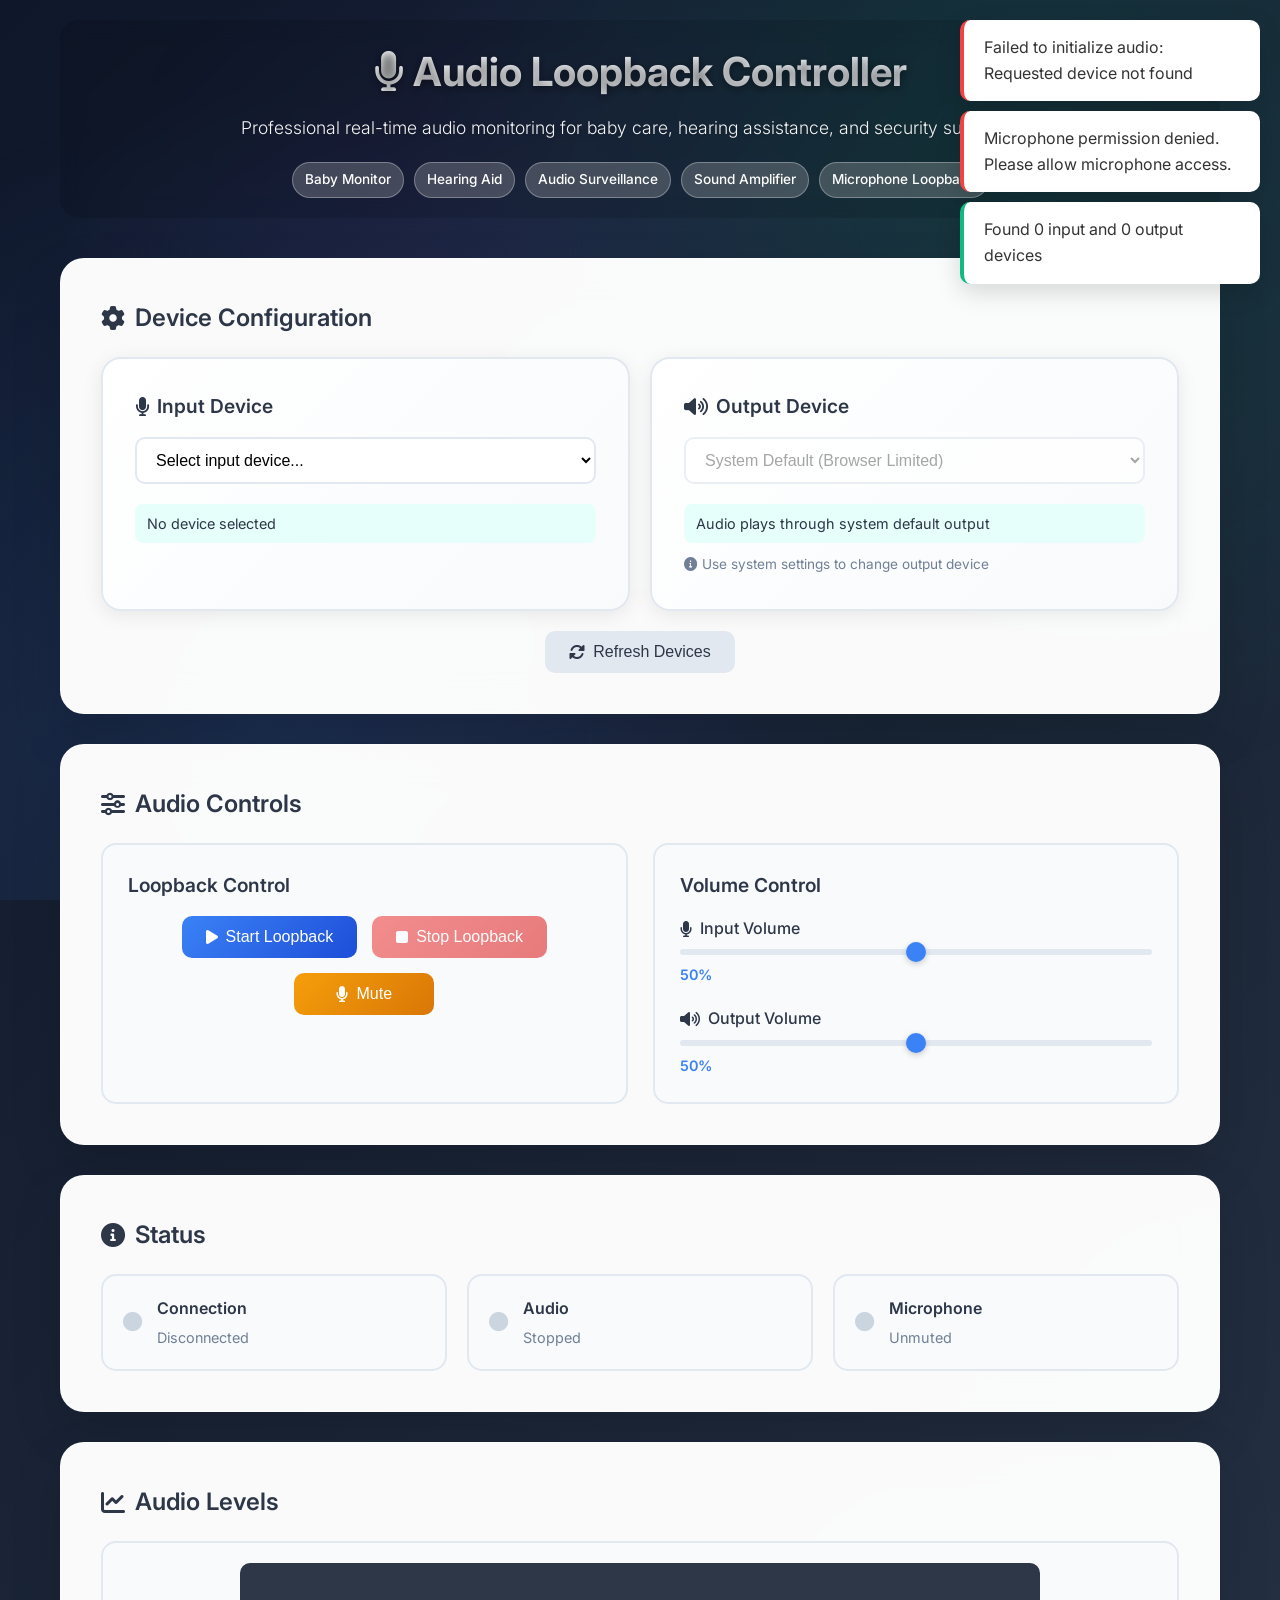
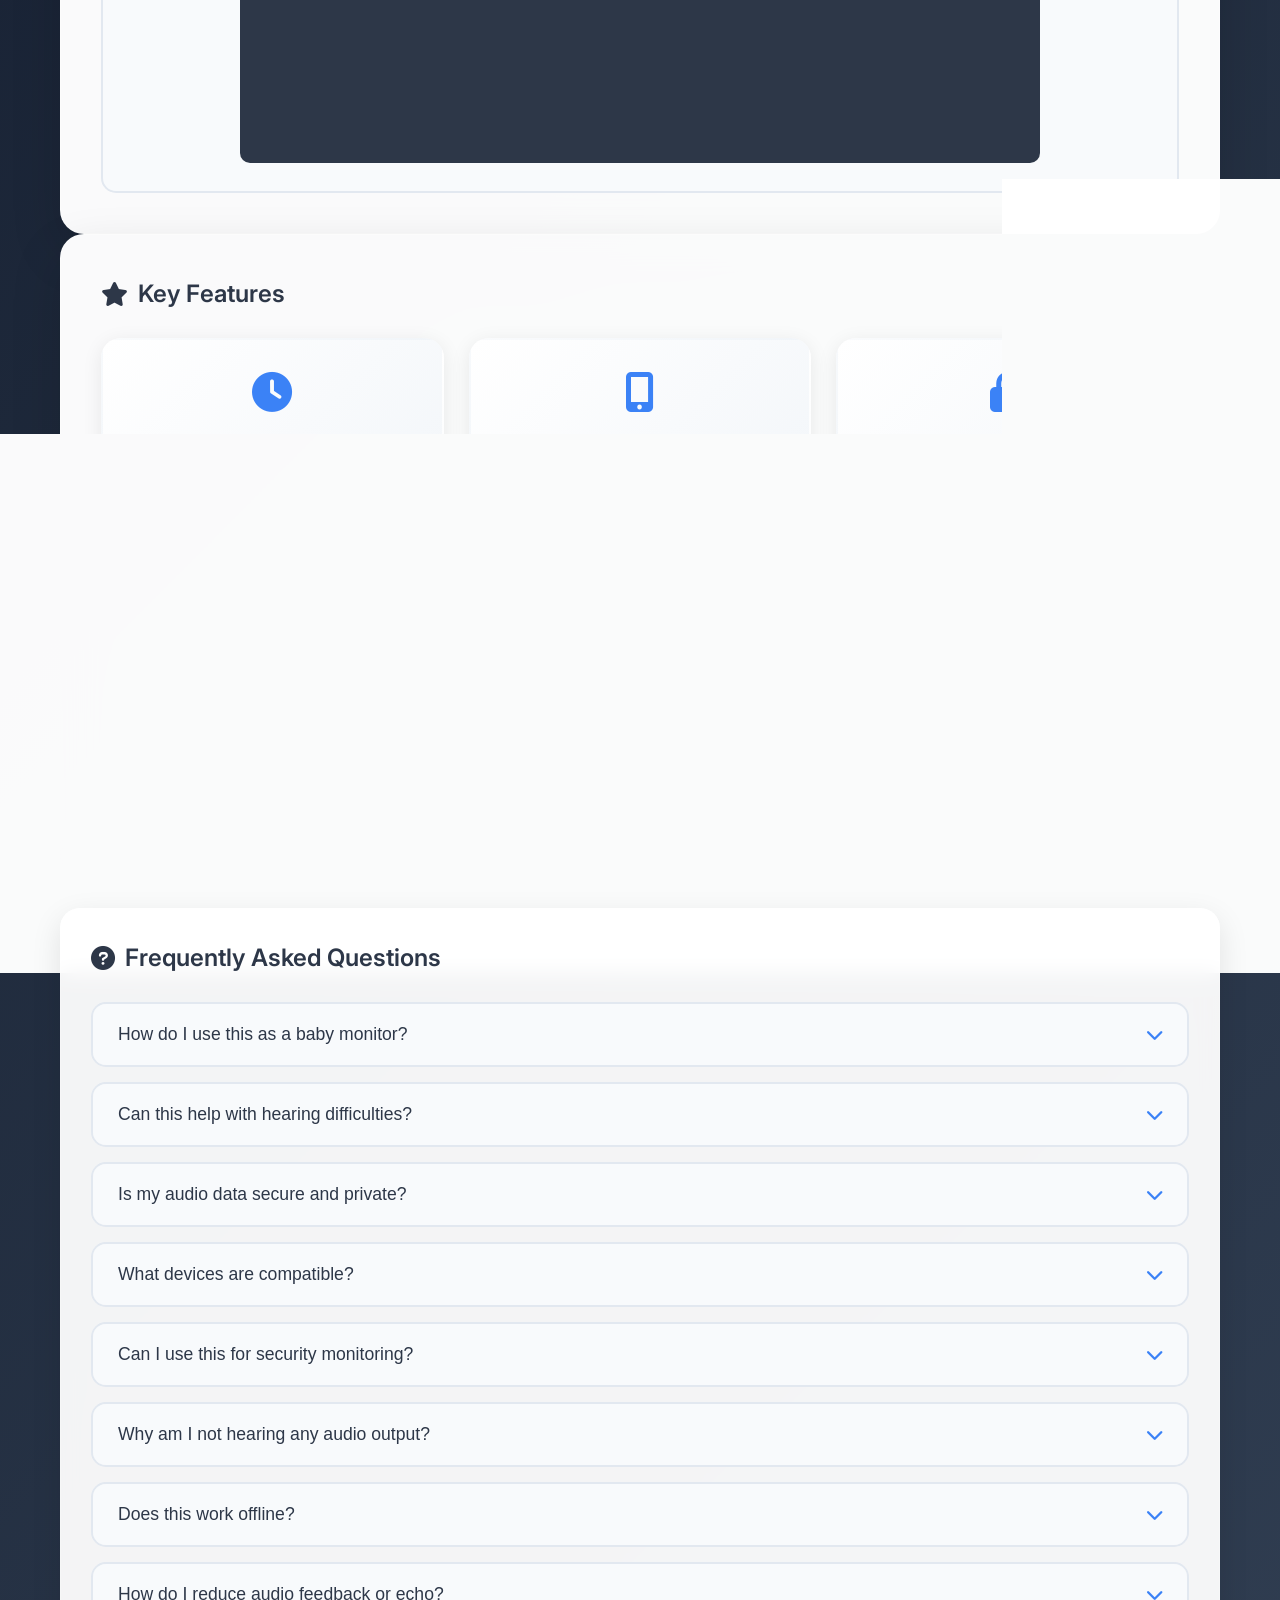
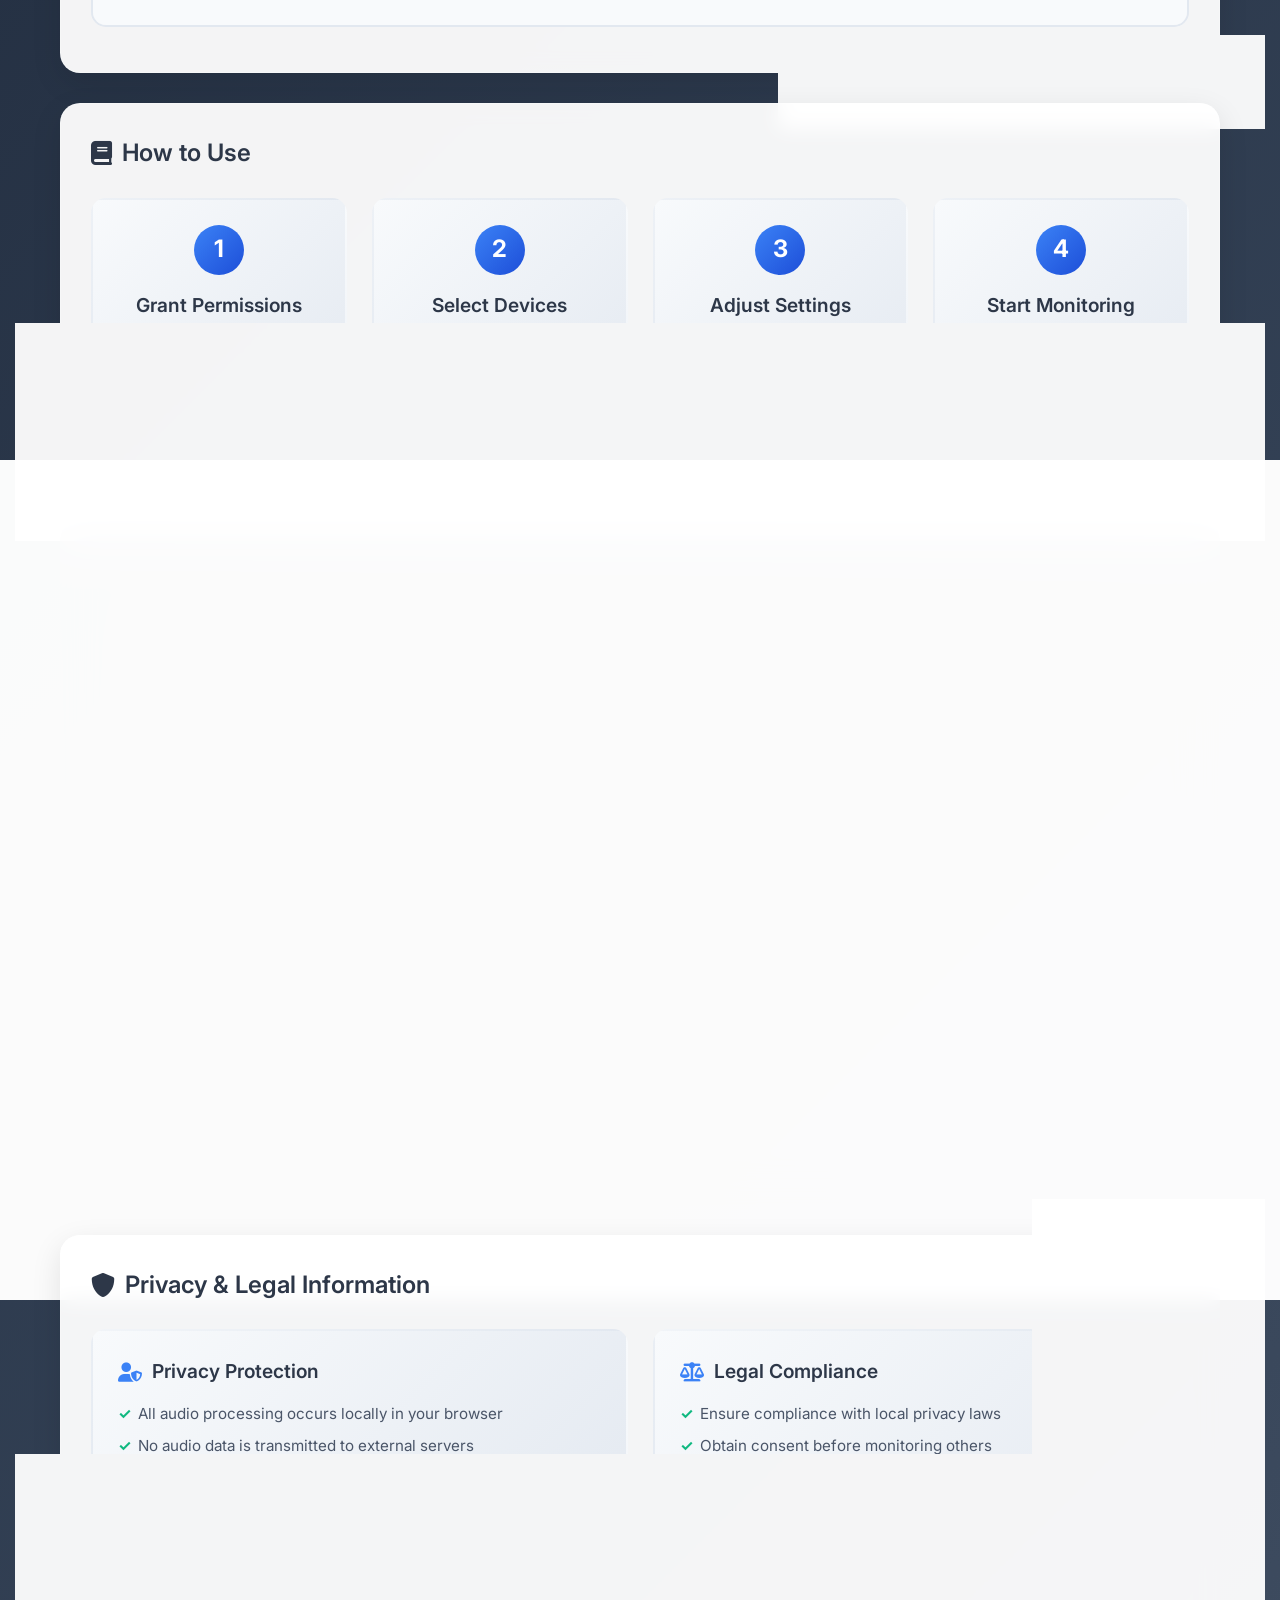
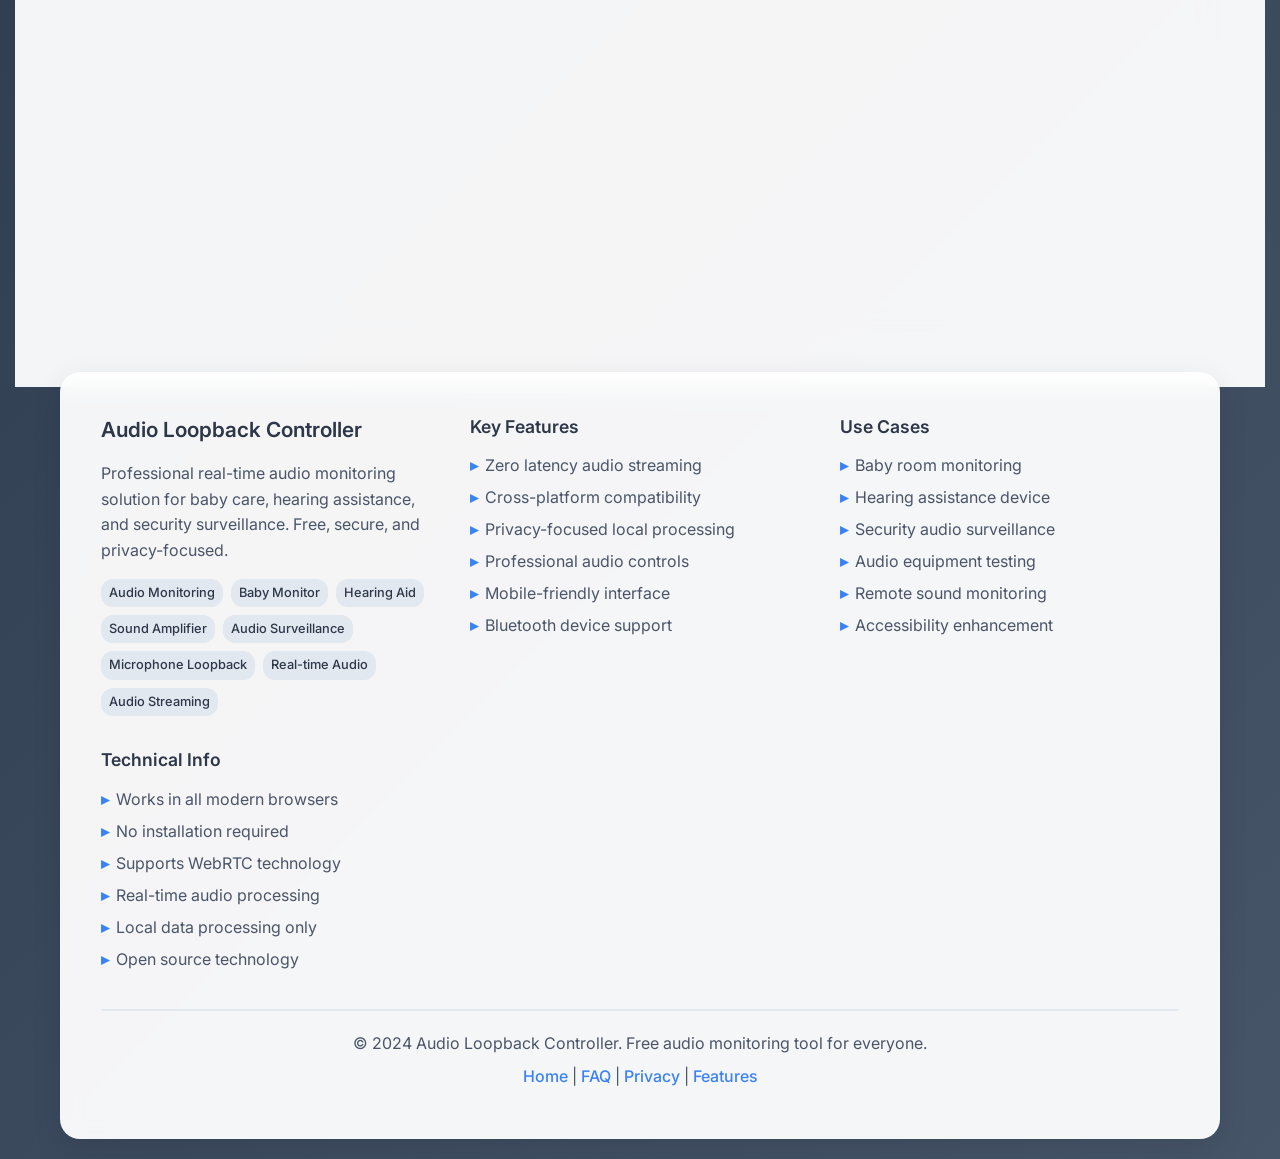
<file: index.html>
<!DOCTYPE html>
<html lang="en">
<head>
    <meta charset="UTF-8">
    <meta name="viewport" content="width=device-width, initial-scale=1.0">
    <link rel="icon" href="sound-wave.ico" sizes="any">
    <!-- SEO Meta Tags -->
    <title>Audio Loopback Controller - Bluetooth Mic Real-Time Monitoring & Remote Audio Streaming</title>
    <meta name="description" content="Professional audio loopback controller with Bluetooth microphone support for real-time monitoring, remote mic surveillance, earbud live monitoring, and wireless audio streaming. Connect AirPods, wireless mics, and monitor audio instantly through any device.">
    <meta name="keywords" content="bluetooth microphone monitoring, audio loopback, wireless mic monitoring, AirPods monitoring, real-time audio monitoring, bluetooth audio streaming, remote microphone surveillance, earbud live monitoring, wireless lav mic, bluetooth audio loopback, baby monitor, audio monitoring, hearing aid, microphone controller, audio surveillance, sound amplifier, hearing assistance, audio streaming, microphone loopback, sound monitor, baby crying detector, audio amplifier, hearing enhancement, security audio monitoring, remote audio surveillance, audio feedback loop, microphone to speaker, live audio monitoring, audio passthrough, sound relay, audio bridge, microphone amplifier, hearing aid software, audio monitoring app, baby sound monitor, security listening device, audio surveillance tool, sound detection system, lecture listening, environmental monitoring, remote listening device">
    <meta name="author" content="Audio Loopback Controller">
    <meta name="robots" content="index, follow">
    <meta name="google-adsense-account" content="ca-pub-5456531892311284">
    
    <!-- Additional SEO Meta Tags -->
    <meta name="language" content="English">
    <meta name="revisit-after" content="7 days">
    <meta name="distribution" content="global">
    <meta name="rating" content="general">
    <meta name="subject" content="Audio Monitoring and Loopback Tool">
    <meta name="category" content="Technology, Audio, Monitoring">
    <meta name="coverage" content="worldwide">
    <meta name="target" content="parents, hearing impaired, security professionals, audio technicians, students, lecturers, singers, speakers, remote workers, surveillance professionals">
    <meta name="HandheldFriendly" content="True">
    <meta name="MobileOptimized" content="320">
    <meta name="apple-mobile-web-app-capable" content="yes">
    <meta name="apple-mobile-web-app-status-bar-style" content="black-translucent">
    <meta name="theme-color" content="#3b82f6">
    <!-- Open Graph Meta Tags -->
    <meta property="og:title" content="Audio Loopback Controller - Bluetooth Mic Real-Time Monitoring Tool">
    <meta property="og:description" content="Free web-based audio loopback controller with Bluetooth microphone support. Connect AirPods, wireless mics for remote monitoring, earbud live monitoring, lecture listening, and environmental surveillance. Works on all devices.">
    <meta property="og:type" content="website">
    <meta property="og:url" content="https://audio-loopback.vercel.app">
    <meta property="og:image" content="https://audio-loopback.vercel.app/audio-controller-preview.jpg">
    <meta property="og:image:width" content="1200">
    <meta property="og:image:height" content="630">
    <meta property="og:image:alt" content="Audio Loopback Controller - Professional real-time audio monitoring interface">
    <meta property="og:site_name" content="Audio Loopback Controller">
    <meta property="og:locale" content="en_US">
    <meta property="article:author" content="Audio Loopback Controller">
    <meta property="article:section" content="Technology">
    <meta property="article:tag" content="bluetooth microphone, audio monitoring, baby monitor, hearing aid, audio surveillance, wireless mic, AirPods monitoring, remote listening, earbud monitoring, lecture listening">
    
    <!-- Twitter Card Meta Tags -->
    <meta name="twitter:card" content="summary_large_image">
    <meta name="twitter:site" content="@audioloopback">
    <meta name="twitter:creator" content="@audioloopback">
    <meta name="twitter:title" content="Audio Loopback Controller - Bluetooth Mic Real-Time Monitoring">
    <meta name="twitter:description" content="Professional audio monitoring tool with Bluetooth microphone support. Connect AirPods, wireless mics for remote monitoring, earbud live monitoring, lecture listening, and environmental surveillance. Free and easy to use.">
    <meta name="twitter:image" content="https://audio-loopback.vercel.app/audio-controller-preview.jpg">
    <meta name="twitter:image:alt" content="Audio Loopback Controller interface showing real-time audio monitoring controls">
    
    <!-- Canonical URL -->
    <link rel="canonical" href="https://audio-loopback.vercel.app">
    
    <!-- Structured Data -->
    <script type="application/ld+json">
    {
      "@context": "https://schema.org",
      "@type": "WebApplication",
      "name": "Audio Loopback Controller",
      "alternateName": ["Audio Monitor", "Baby Monitor Tool", "Hearing Aid Software", "Audio Surveillance Tool"],
      "description": "Professional audio loopback controller for real-time audio monitoring, baby hearing assistance, security surveillance, and remote audio streaming. Free web-based tool with advanced audio controls and visualization.",
      "url": "https://audio-loopback.vercel.app",
      "sameAs": [
        "https://audio-loopback.vercel.app"
      ],
      "applicationCategory": ["AudioApplication", "SecurityApplication", "HealthApplication"],
      "operatingSystem": ["Web Browser", "Chrome", "Firefox", "Safari", "Edge"],
      "browserRequirements": "Requires JavaScript and microphone access",
      "permissions": "microphone",
      "offers": {
        "@type": "Offer",
        "price": "0",
        "priceCurrency": "USD",
        "availability": "https://schema.org/InStock"
      },
      "featureList": [
        "Real-time audio monitoring",
        "Baby monitor functionality", 
        "Hearing assistance and amplification",
        "Audio surveillance and security monitoring",
        "Microphone and speaker device selection",
        "Volume control and audio adjustment",
        "Audio visualization and spectrum analysis",
        "Cross-platform compatibility",
        "Mobile-friendly interface",
        "Privacy-focused local processing",
        "Zero latency audio streaming",
        "Bluetooth device support"
      ],
      "audience": {
        "@type": "Audience",
        "audienceType": ["Parents", "Hearing Impaired", "Security Professionals", "Audio Technicians", "Healthcare Workers"]
      },
      "creator": {
        "@type": "Organization",
        "name": "Audio Loopback Controller"
      },
      "datePublished": "2024-01-01",
      "dateModified": "2024-12-20",
      "inLanguage": "en-US",
      "isAccessibleForFree": true,
      "license": "https://opensource.org/licenses/MIT"
    }
    </script>

    <!-- FAQ Structured Data -->
    <script type="application/ld+json">
    {
      "@context": "https://schema.org",
      "@type": "FAQPage",
      "mainEntity": [
        {
          "@type": "Question",
          "name": "How do I use this as a baby monitor?",
          "acceptedAnswer": {
            "@type": "Answer",
            "text": "To use as a baby monitor: 1) Place your device with microphone in the baby's room, 2) Connect to the audio controller on another device, 3) Start loopback to hear real-time audio from the baby's room. Adjust volume as needed for comfortable monitoring."
          }
        },
        {
          "@type": "Question", 
          "name": "Can this help with hearing difficulties?",
          "acceptedAnswer": {
            "@type": "Answer",
            "text": "Yes! This tool can amplify ambient sounds and conversations. Use headphones or earbuds as output devices and adjust the input volume to enhance sounds around you. It's particularly useful for temporary hearing assistance in meetings or conversations."
          }
        },
        {
          "@type": "Question",
          "name": "Is my audio data secure and private?",
          "acceptedAnswer": {
            "@type": "Answer", 
            "text": "Absolutely! All audio processing happens locally in your browser. No audio data is transmitted to external servers or stored anywhere. Your conversations and monitoring sessions remain completely private."
          }
        },
        {
          "@type": "Question",
          "name": "What devices are compatible?",
          "acceptedAnswer": {
            "@type": "Answer",
            "text": "This tool works on any device with a modern web browser (Chrome, Firefox, Safari, Edge). Compatible with desktop computers, laptops, tablets, and smartphones. Bluetooth microphones and wireless earbuds are supported."
          }
        }
      ]
    }
    </script>
    
    <!-- Preload critical resources -->
    <link rel="preload" href="styles.css" as="style">
    <link rel="preload" href="script.js" as="script">
    <link rel="preload" href="https://fonts.googleapis.com/css2?family=Inter:wght@300;400;500;600;700&display=swap" as="style">
    
    <link rel="stylesheet" href="styles.css">
    <link href="https://fonts.googleapis.com/css2?family=Inter:wght@300;400;500;600;700&display=swap" rel="stylesheet">
    <link rel="stylesheet" href="https://cdnjs.cloudflare.com/ajax/libs/font-awesome/6.0.0/css/all.min.css">
    
    <!-- DNS prefetch for external resources -->
    <link rel="dns-prefetch" href="//fonts.googleapis.com">
    <link rel="dns-prefetch" href="//cdnjs.cloudflare.com">
</head>
<body>
    <div class="container">
        <header class="header">
            <h1><i class="fas fa-microphone"></i> Audio Loopback Controller</h1>
            <p>Professional real-time audio monitoring for baby care, hearing assistance, and security surveillance</p>
            <div class="header-keywords">
                <span class="keyword-tag">Baby Monitor</span>
                <span class="keyword-tag">Hearing Aid</span>
                <span class="keyword-tag">Audio Surveillance</span>
                <span class="keyword-tag">Sound Amplifier</span>
                <span class="keyword-tag">Microphone Loopback</span>
            </div>
        </header>

        <main class="main-content">
            <!-- Device Selection Section -->
            <section class="device-section">
                <h2><i class="fas fa-cog"></i> Device Configuration</h2>
                
                <div class="device-grid">
                    <!-- Input Device Selection -->
                    <div class="device-card">
                        <h3><i class="fas fa-microphone"></i> Input Device</h3>
                        <select id="inputDevice" class="device-select">
                            <option value="">Select input device...</option>
                        </select>
                        <div class="device-info">
                            <span id="inputDeviceInfo">No device selected</span>
                        </div>
                    </div>

                    <!-- Output Device Selection -->
                    <div class="device-card">
                        <h3><i class="fas fa-volume-up"></i> Output Device</h3>
                        <select id="outputDevice" class="device-select" disabled>
                            <option value="">System Default (Browser Limited)</option>
                        </select>
                        <div class="device-info">
                            <span id="outputDeviceInfo">Audio plays through system default output</span>
                        </div>
                        <div class="device-note">
                            <small><i class="fas fa-info-circle"></i> Use system settings to change output device</small>
                        </div>
                    </div>
                </div>

                <div class="button-group">
                    <button id="refreshDevices" class="btn btn-secondary">
                        <i class="fas fa-sync-alt"></i> Refresh Devices
                    </button>
                </div>
            </section>

            <!-- Audio Controls Section -->
            <section class="controls-section">
                <h2><i class="fas fa-sliders-h"></i> Audio Controls</h2>
                
                <div class="controls-grid">
                    <!-- Main Controls -->
                    <div class="control-group">
                        <h3>Loopback Control</h3>
                        <div class="button-group">
                            <button id="startBtn" class="btn btn-primary">
                                <i class="fas fa-play"></i> Start Loopback
                            </button>
                            <button id="stopBtn" class="btn btn-danger" disabled>
                                <i class="fas fa-stop"></i> Stop Loopback
                            </button>
                            <button id="muteBtn" class="btn btn-warning">
                                <i class="fas fa-microphone"></i> Mute
                            </button>
                        </div>
                    </div>

                    <!-- Volume Controls -->
                    <div class="control-group">
                        <h3>Volume Control</h3>
                        <div class="volume-controls">
                            <div class="volume-control">
                                <label for="inputVolume">
                                    <i class="fas fa-microphone"></i> Input Volume
                                </label>
                                <input type="range" id="inputVolume" min="0" max="100" value="50" class="volume-slider">
                                <span id="inputVolumeValue" class="volume-value">50%</span>
                            </div>
                            
                            <div class="volume-control">
                                <label for="outputVolume">
                                    <i class="fas fa-volume-up"></i> Output Volume
                                </label>
                                <input type="range" id="outputVolume" min="0" max="100" value="50" class="volume-slider">
                                <span id="outputVolumeValue" class="volume-value">50%</span>
                            </div>
                        </div>
                    </div>
                </div>
            </section>

            <!-- Status Section -->
            <section class="status-section">
                <h2><i class="fas fa-info-circle"></i> Status</h2>
                
                <div class="status-grid">
                    <div class="status-card">
                        <div class="status-indicator" id="connectionStatus">
                            <i class="fas fa-circle"></i>
                        </div>
                        <div class="status-text">
                            <h4>Connection</h4>
                            <p id="connectionText">Disconnected</p>
                        </div>
                    </div>

                    <div class="status-card">
                        <div class="status-indicator" id="audioStatus">
                            <i class="fas fa-circle"></i>
                        </div>
                        <div class="status-text">
                            <h4>Audio</h4>
                            <p id="audioText">Stopped</p>
                        </div>
                    </div>

                    <div class="status-card">
                        <div class="status-indicator" id="muteStatus">
                            <i class="fas fa-circle"></i>
                        </div>
                        <div class="status-text">
                            <h4>Microphone</h4>
                            <p id="muteText">Unmuted</p>
                        </div>
                    </div>
                </div>
            </section>

            <!-- Audio Visualization -->
            <section class="visualization-section">
                <h2><i class="fas fa-chart-line"></i> Audio Levels</h2>
                <div class="visualization-container">
                    <canvas id="audioVisualizer" width="800" height="200"></canvas>
                </div>
            </section>
        </main>

        <!-- Features Section -->
        <section id="features" class="features-section">
            <h2><i class="fas fa-star"></i> Key Features</h2>
            <div class="features-grid">
                <div class="feature-item">
                    <i class="fas fa-clock"></i>
                    <h3>Real-Time Monitoring</h3>
                    <p>Instant audio streaming with zero latency for critical monitoring situations.</p>
                </div>
                <div class="feature-item">
                    <i class="fas fa-mobile-alt"></i>
                    <h3>Cross-Device Compatible</h3>
                    <p>Works on desktop, tablet, and mobile devices. No app installation required.</p>
                </div>
                <div class="feature-item">
                    <i class="fas fa-lock"></i>
                    <h3>Privacy Focused</h3>
                    <p>All audio processing happens locally in your browser. No data sent to servers.</p>
                </div>
                <div class="feature-item">
                    <i class="fas fa-cogs"></i>
                    <h3>Advanced Controls</h3>
                    <p>Professional-grade audio controls with volume adjustment and device selection.</p>
                </div>
                <div class="feature-item">
                    <i class="fas fa-chart-bar"></i>
                    <h3>Audio Visualization</h3>
                    <p>Real-time frequency spectrum analysis and audio level monitoring.</p>
                </div>
                <div class="feature-item">
                    <i class="fas fa-download"></i>
                    <h3>Free & Open Source</h3>
                    <p>Completely free to use with no hidden costs or subscription fees.</p>
                </div>
            </div>
        </section>

        <!-- FAQ Section -->
        <section id="faq" class="faq-section">
            <h2><i class="fas fa-question-circle"></i> Frequently Asked Questions</h2>
            <div class="faq-container">
                <div class="faq-item">
                    <button class="faq-question">
                        <span>How do I use this as a baby monitor?</span>
                        <i class="fas fa-chevron-down"></i>
                    </button>
                    <div class="faq-answer">
                        <p>To use as a baby monitor: 1) Place your device with microphone in the baby's room, 2) Connect to the audio controller on another device, 3) Start loopback to hear real-time audio from the baby's room. Adjust volume as needed for comfortable monitoring.</p>
                    </div>
                </div>

                <div class="faq-item">
                    <button class="faq-question">
                        <span>Can this help with hearing difficulties?</span>
                        <i class="fas fa-chevron-down"></i>
                    </button>
                    <div class="faq-answer">
                        <p>Yes! This tool can amplify ambient sounds and conversations. Use headphones or earbuds as output devices and adjust the input volume to enhance sounds around you. It's particularly useful for temporary hearing assistance in meetings or conversations.</p>
                    </div>
                </div>

                <div class="faq-item">
                    <button class="faq-question">
                        <span>Is my audio data secure and private?</span>
                        <i class="fas fa-chevron-down"></i>
                    </button>
                    <div class="faq-answer">
                        <p>Absolutely! All audio processing happens locally in your browser. No audio data is transmitted to external servers or stored anywhere. Your conversations and monitoring sessions remain completely private.</p>
                    </div>
                </div>

                <div class="faq-item">
                    <button class="faq-question">
                        <span>What devices are compatible?</span>
                        <i class="fas fa-chevron-down"></i>
                    </button>
                    <div class="faq-answer">
                        <p>This tool works on any device with a modern web browser (Chrome, Firefox, Safari, Edge). Compatible with desktop computers, laptops, tablets, and smartphones. Bluetooth microphones and wireless earbuds are supported.</p>
                    </div>
                </div>

                <div class="faq-item">
                    <button class="faq-question">
                        <span>Can I use this for security monitoring?</span>
                        <i class="fas fa-chevron-down"></i>
                    </button>
                    <div class="faq-answer">
                        <p>Yes, this tool is excellent for discrete audio surveillance of your property. Monitor your home, office, or workspace remotely. The audio visualization helps identify unusual sounds or activities.</p>
                    </div>
                </div>

                <div class="faq-item">
                    <button class="faq-question">
                        <span>Why am I not hearing any audio output?</span>
                        <i class="fas fa-chevron-down"></i>
                    </button>
                    <div class="faq-answer">
                        <p>Check these steps: 1) Ensure microphone permissions are granted, 2) Verify input device is selected and working, 3) Check system volume and browser audio settings, 4) Try refreshing devices if recently connected, 5) Ensure the microphone is not muted.</p>
                    </div>
                </div>

                <div class="faq-item">
                    <button class="faq-question">
                        <span>Does this work offline?</span>
                        <i class="fas fa-chevron-down"></i>
                    </button>
                    <div class="faq-answer">
                        <p>Yes! Once loaded, the audio controller works completely offline. All processing is done locally in your browser, so you don't need an internet connection for audio monitoring functionality.</p>
                    </div>
                </div>

                <div class="faq-item">
                    <button class="faq-question">
                        <span>How do I reduce audio feedback or echo?</span>
                        <i class="fas fa-chevron-down"></i>
                    </button>
                    <div class="faq-answer">
                        <p>To prevent feedback: 1) Use headphones instead of speakers, 2) Lower the output volume, 3) Increase distance between microphone and speakers, 4) Use the mute button when not actively monitoring, 5) Consider using directional microphones.</p>
                    </div>
                </div>
            </div>
        </section>

        <!-- Instructions Section -->
        <section class="instructions-section">
            <h2><i class="fas fa-book"></i> How to Use</h2>
            <div class="instructions-grid">
                <div class="instruction-step">
                    <div class="step-number">1</div>
                    <h3>Grant Permissions</h3>
                    <p>Allow microphone access when prompted by your browser. This is required for audio input.</p>
                </div>
                <div class="instruction-step">
                    <div class="step-number">2</div>
                    <h3>Select Devices</h3>
                    <p>Choose your input microphone and configure audio output settings for your monitoring needs.</p>
                </div>
                <div class="instruction-step">
                    <div class="step-number">3</div>
                    <h3>Adjust Settings</h3>
                    <p>Set appropriate volume levels for both input and output to ensure comfortable monitoring.</p>
                </div>
                <div class="instruction-step">
                    <div class="step-number">4</div>
                    <h3>Start Monitoring</h3>
                    <p>Click "Start Loopback" to begin real-time audio monitoring and surveillance.</p>
                </div>
            </div>
        </section>

        <!-- Use Cases Section -->
        <section class="use-cases-section">
            <h2><i class="fas fa-lightbulb"></i> Popular Use Cases</h2>
            <div class="use-cases-grid">
                <div class="use-case-card">
                    <i class="fas fa-baby"></i>
                    <h3>Baby Monitor</h3>
                    <p>Monitor your baby's room remotely with real-time audio streaming. Perfect for nap time surveillance and night monitoring.</p>
                </div>
                <div class="use-case-card">
                    <i class="fas fa-ear-listen"></i>
                    <h3>Hearing Assistance</h3>
                    <p>Amplify and enhance audio for hearing-impaired individuals. Customize volume and frequency settings for better clarity.</p>
                </div>
                <div class="use-case-card">
                    <i class="fas fa-shield-alt"></i>
                    <h3>Security Monitoring</h3>
                    <p>Monitor your home, office, or workspace with discrete audio surveillance. Real-time alerts for unusual sounds.</p>
                </div>
                <div class="use-case-card">
                    <i class="fas fa-microphone-alt"></i>
                    <h3>Audio Testing</h3>
                    <p>Test microphones, speakers, and audio equipment. Professional-grade audio analysis and device diagnostics.</p>
                </div>
            </div>
        </section>

        <!-- Privacy and Legal Section -->
        <section id="privacy" class="privacy-section">
            <h2><i class="fas fa-shield-alt"></i> Privacy & Legal Information</h2>
            <div class="privacy-content">
                <div class="privacy-card">
                    <h3><i class="fas fa-user-shield"></i> Privacy Protection</h3>
                    <ul>
                        <li>All audio processing occurs locally in your browser</li>
                        <li>No audio data is transmitted to external servers</li>
                        <li>No recordings are stored or saved anywhere</li>
                        <li>Your monitoring sessions remain completely private</li>
                        <li>No personal information is collected or tracked</li>
                    </ul>
                </div>
                
                <div class="privacy-card">
                    <h3><i class="fas fa-balance-scale"></i> Legal Compliance</h3>
                    <ul>
                        <li>Ensure compliance with local privacy laws</li>
                        <li>Obtain consent before monitoring others</li>
                        <li>Use responsibly for legitimate purposes only</li>
                        <li>Respect others' privacy and rights</li>
                        <li>Follow workplace and residential monitoring regulations</li>
                    </ul>
                </div>
                
                <div class="privacy-card">
                    <h3><i class="fas fa-exclamation-triangle"></i> Important Disclaimers</h3>
                    <ul>
                        <li>This tool is for legitimate monitoring purposes only</li>
                        <li>Users are responsible for complying with applicable laws</li>
                        <li>Not intended for unauthorized surveillance</li>
                        <li>Medical hearing assistance should supplement, not replace, professional care</li>
                        <li>Audio quality depends on device capabilities and environment</li>
                    </ul>
                </div>
            </div>
        </section>

        <!-- Notifications -->
        <div id="notifications" class="notifications"></div>
        
        <!-- Footer -->
        <footer class="footer">
            <div class="footer-content">
                <div class="footer-section">
                    <h3>Audio Loopback Controller</h3>
                    <p>Professional real-time audio monitoring solution for baby care, hearing assistance, and security surveillance. Free, secure, and privacy-focused.</p>
                    <div class="footer-keywords">
                        <span>Audio Monitoring</span>
                        <span>Baby Monitor</span>
                        <span>Hearing Aid</span>
                        <span>Sound Amplifier</span>
                        <span>Audio Surveillance</span>
                        <span>Microphone Loopback</span>
                        <span>Real-time Audio</span>
                        <span>Audio Streaming</span>
                    </div>
                </div>
                
                <div class="footer-section">
                    <h4>Key Features</h4>
                    <ul>
                        <li>Zero latency audio streaming</li>
                        <li>Cross-platform compatibility</li>
                        <li>Privacy-focused local processing</li>
                        <li>Professional audio controls</li>
                        <li>Mobile-friendly interface</li>
                        <li>Bluetooth device support</li>
                    </ul>
                </div>
                
                <div class="footer-section">
                    <h4>Use Cases</h4>
                    <ul>
                        <li>Baby room monitoring</li>
                        <li>Hearing assistance device</li>
                        <li>Security audio surveillance</li>
                        <li>Audio equipment testing</li>
                        <li>Remote sound monitoring</li>
                        <li>Accessibility enhancement</li>
                    </ul>
                </div>
                
                <div class="footer-section">
                    <h4>Technical Info</h4>
                    <ul>
                        <li>Works in all modern browsers</li>
                        <li>No installation required</li>
                        <li>Supports WebRTC technology</li>
                        <li>Real-time audio processing</li>
                        <li>Local data processing only</li>
                        <li>Open source technology</li>
                    </ul>
                </div>
            </div>
            
            <div class="footer-bottom">
                <p>&copy; 2024 Audio Loopback Controller. Free audio monitoring tool for everyone.</p>
                <p class="footer-links">
                    <a href="https://audio-loopback.vercel.app">Home</a> | 
                    <a href="#faq">FAQ</a> | 
                    <a href="#privacy">Privacy</a> | 
                    <a href="#features">Features</a>
                </p>
            </div>
        </footer>
    </div>

    <script src="script.js" defer></script>
    
    <!-- FAQ Toggle Script -->
    <script>
        document.querySelectorAll('.faq-question').forEach(question => {
            question.addEventListener('click', () => {
                const faqItem = question.parentElement;
                const answer = faqItem.querySelector('.faq-answer');
                const icon = question.querySelector('.fas');
                
                faqItem.classList.toggle('active');
                
                if (faqItem.classList.contains('active')) {
                    answer.style.maxHeight = answer.scrollHeight + 'px';
                    icon.style.transform = 'rotate(180deg)';
                } else {
                    answer.style.maxHeight = '0';
                    icon.style.transform = 'rotate(0deg)';
                }
            });
        });
    </script>
</body>
</html>
</file>
<file: styles.css>
/* Reset and Base Styles */
* {
    margin: 0;
    padding: 0;
    box-sizing: border-box;
}

html {
    scroll-behavior: smooth;
}

body {
    font-family: 'Inter', -apple-system, BlinkMacSystemFont, 'Segoe UI', Roboto, sans-serif;
    background: linear-gradient(135deg, #0f172a 0%, #1e293b 30%, #334155 70%, #475569 100%);
    min-height: 100vh;
    color: #333;
    line-height: 1.6;
    position: relative;
}

body::before {
    content: '';
    position: fixed;
    top: 0;
    left: 0;
    width: 100%;
    height: 100%;
    background: radial-gradient(circle at 20% 80%, rgba(59, 130, 246, 0.15) 0%, transparent 50%),
                radial-gradient(circle at 80% 20%, rgba(16, 185, 129, 0.15) 0%, transparent 50%),
                radial-gradient(circle at 40% 40%, rgba(139, 92, 246, 0.1) 0%, transparent 50%);
    pointer-events: none;
    z-index: -1;
    will-change: transform;
}

.container {
    max-width: 1200px;
    margin: 0 auto;
    padding: 20px;
    min-height: 100vh;
}

/* Header Styles */
.header {
    text-align: center;
    margin-bottom: 40px;
    color: white;
    padding: 20px;
    background: rgba(0, 0, 0, 0.1);
    border-radius: 20px;
    backdrop-filter: blur(10px);
}

.header h1 {
    font-size: 2.5rem;
    font-weight: 700;
    margin-bottom: 10px;
    text-shadow: 0 2px 8px rgba(0,0,0,0.5);
    background: linear-gradient(135deg, #ffffff 0%, #e2e8f0 100%);
    -webkit-background-clip: text;
    -webkit-text-fill-color: transparent;
    background-clip: text;
}

.header p {
    font-size: 1.1rem;
    opacity: 0.95;
    font-weight: 300;
    text-shadow: 0 1px 4px rgba(0,0,0,0.3);
    margin-bottom: 20px;
}

.header-keywords {
    display: flex;
    flex-wrap: wrap;
    justify-content: center;
    gap: 10px;
    margin-top: 15px;
}

.keyword-tag {
    background: rgba(255, 255, 255, 0.2);
    color: white;
    padding: 6px 12px;
    border-radius: 20px;
    font-size: 0.85rem;
    font-weight: 500;
    backdrop-filter: blur(10px);
    border: 1px solid rgba(255, 255, 255, 0.3);
    transition: all 0.3s ease;
}

.keyword-tag:hover {
    background: rgba(255, 255, 255, 0.3);
    transform: translateY(-2px);
}

/* Use Cases Section */
.use-cases-section {
    background: rgba(255, 255, 255, 0.98);
    border-radius: 24px;
    padding: 40px;
    margin-bottom: 30px;
    box-shadow: 0 20px 50px rgba(0, 0, 0, 0.15);
    backdrop-filter: blur(20px);
    border: 1px solid rgba(255, 255, 255, 0.3);
}

.use-cases-grid {
    display: grid;
    grid-template-columns: repeat(auto-fit, minmax(280px, 1fr));
    gap: 25px;
    margin-top: 25px;
}

.use-case-card {
    background: linear-gradient(135deg, #ffffff 0%, #f1f5f9 100%);
    border-radius: 20px;
    padding: 32px;
    text-align: center;
    transition: all 0.4s ease;
    border: 2px solid transparent;
    box-shadow: 0 4px 20px rgba(0, 0, 0, 0.08);
}

.use-case-card:hover {
    transform: translateY(-8px);
    box-shadow: 0 25px 60px rgba(59, 130, 246, 0.25);
    border-color: #3b82f6;
}

.use-case-card i {
    font-size: 3rem;
    color: #3b82f6;
    margin-bottom: 15px;
    display: block;
}

.use-case-card h3 {
    font-size: 1.3rem;
    font-weight: 600;
    color: #2d3748;
    margin-bottom: 10px;
}

.use-case-card p {
    color: #4a5568;
    font-size: 0.95rem;
    line-height: 1.6;
}

/* Main Content */
.main-content {
    display: flex;
    flex-direction: column;
    gap: 30px;
}

/* Section Styles */
section {
    background: rgba(255, 255, 255, 0.98);
    border-radius: 24px;
    padding: 40px;
    box-shadow: 0 20px 50px rgba(0, 0, 0, 0.15);
    backdrop-filter: blur(20px);
    border: 1px solid rgba(255, 255, 255, 0.3);
}

section h2 {
    font-size: 1.5rem;
    font-weight: 600;
    margin-bottom: 20px;
    color: #2d3748;
    display: flex;
    align-items: center;
    gap: 10px;
}

/* Device Section */
.device-grid {
    display: grid;
    grid-template-columns: repeat(auto-fit, minmax(300px, 1fr));
    gap: 20px;
    margin-bottom: 20px;
}

.device-card {
    background: linear-gradient(135deg, #ffffff 0%, #f8fafc 100%);
    border-radius: 20px;
    padding: 32px;
    border: 2px solid #e2e8f0;
    transition: all 0.4s ease;
    box-shadow: 0 4px 20px rgba(0, 0, 0, 0.08);
}

.device-card:hover {
    border-color: #3b82f6;
    transform: translateY(-4px);
    box-shadow: 0 12px 35px rgba(59, 130, 246, 0.2);
}

.device-card h3 {
    font-size: 1.2rem;
    font-weight: 600;
    margin-bottom: 15px;
    color: #2d3748;
    display: flex;
    align-items: center;
    gap: 8px;
}

.device-select {
    width: 100%;
    padding: 12px 15px;
    border: 2px solid #e2e8f0;
    border-radius: 10px;
    font-size: 1rem;
    background: white;
    transition: all 0.3s ease;
    margin-bottom: 10px;
}

.device-select:focus {
    outline: none;
    border-color: #3b82f6;
    box-shadow: 0 0 0 3px rgba(59, 130, 246, 0.1);
}

.device-info {
    margin-top: 10px;
    padding: 8px 12px;
    background: #e6fffa;
    border-radius: 8px;
    font-size: 0.9rem;
    color: #2d3748;
}

.device-note {
    margin-top: 8px;
}

.device-note small {
    color: #718096;
    font-size: 0.85rem;
}

/* Button Styles */
.button-group {
    display: flex;
    gap: 15px;
    flex-wrap: wrap;
    justify-content: center;
}

.btn {
    padding: 12px 24px;
    border: none;
    border-radius: 10px;
    font-size: 1rem;
    font-weight: 500;
    cursor: pointer;
    transition: all 0.3s ease;
    display: flex;
    align-items: center;
    gap: 8px;
    text-decoration: none;
    min-width: 140px;
    justify-content: center;
}

.btn:hover {
    transform: translateY(-2px);
    box-shadow: 0 8px 20px rgba(0, 0, 0, 0.15);
}

.btn:active {
    transform: translateY(0);
}

.btn-primary {
    background: linear-gradient(135deg, #3b82f6 0%, #1d4ed8 100%);
    color: white;
}

.btn-secondary {
    background: #e2e8f0;
    color: #2d3748;
}

.btn-secondary:hover {
    background: #cbd5e0;
}

.btn-danger {
    background: linear-gradient(135deg, #ef4444 0%, #dc2626 100%);
    color: white;
}

.btn-warning {
    background: linear-gradient(135deg, #f59e0b 0%, #d97706 100%);
    color: white;
}

.btn:disabled {
    opacity: 0.6;
    cursor: not-allowed;
    transform: none;
}

.btn:disabled:hover {
    transform: none;
    box-shadow: none;
}

/* Controls Section */
.controls-grid {
    display: grid;
    grid-template-columns: repeat(auto-fit, minmax(300px, 1fr));
    gap: 25px;
}

.control-group {
    background: #f8fafc;
    border-radius: 15px;
    padding: 25px;
    border: 2px solid #e2e8f0;
}

.control-group h3 {
    font-size: 1.2rem;
    font-weight: 600;
    color: #2d3748;
    margin-bottom: 15px;
}

.volume-controls {
    display: flex;
    flex-direction: column;
    gap: 20px;
}

.volume-control {
    display: flex;
    flex-direction: column;
    gap: 8px;
}

.volume-control label {
    font-weight: 500;
    color: #2d3748;
    display: flex;
    align-items: center;
    gap: 8px;
}

.volume-slider {
    width: 100%;
    height: 6px;
    border-radius: 3px;
    background: #e2e8f0;
    outline: none;
    appearance: none;
}

.volume-slider::-webkit-slider-thumb {
    appearance: none;
    width: 20px;
    height: 20px;
    border-radius: 50%;
    background: #3b82f6;
    cursor: pointer;
    box-shadow: 0 2px 6px rgba(0, 0, 0, 0.2);
}

.volume-slider::-moz-range-thumb {
    width: 20px;
    height: 20px;
    border-radius: 50%;
    background: #3b82f6;
    cursor: pointer;
    border: none;
    box-shadow: 0 2px 6px rgba(0, 0, 0, 0.2);
}

.volume-value {
    font-weight: 600;
    color: #3b82f6;
    font-size: 0.9rem;
}

/* Status Section */
.status-grid {
    display: grid;
    grid-template-columns: repeat(auto-fit, minmax(200px, 1fr));
    gap: 20px;
}

.status-card {
    background: #f8fafc;
    border-radius: 15px;
    padding: 20px;
    border: 2px solid #e2e8f0;
    display: flex;
    align-items: center;
    gap: 15px;
    transition: all 0.3s ease;
}

.status-card:hover {
    transform: translateY(-2px);
    box-shadow: 0 8px 20px rgba(0, 0, 0, 0.1);
}

.status-indicator {
    font-size: 1.2rem;
    color: #cbd5e0;
}

.status-indicator.connected {
    color: #10b981;
}

.status-indicator.active {
    color: #3b82f6;
}

.status-indicator.muted {
    color: #f59e0b;
}

.status-text h4 {
    font-size: 1rem;
    font-weight: 600;
    color: #2d3748;
    margin-bottom: 4px;
}

.status-text p {
    font-size: 0.9rem;
    color: #718096;
}

/* Audio Visualization */
.visualization-container {
    background: #f8fafc;
    border-radius: 15px;
    padding: 20px;
    border: 2px solid #e2e8f0;
    text-align: center;
}

#audioVisualizer {
    max-width: 100%;
    height: auto;
    border-radius: 10px;
    background: #2d3748;
}

/* Features Section */
.features-section {
    background: rgba(255, 255, 255, 0.98);
    border-radius: 24px;
    padding: 40px;
    margin-bottom: 30px;
    box-shadow: 0 20px 50px rgba(0, 0, 0, 0.15);
    backdrop-filter: blur(20px);
    border: 1px solid rgba(255, 255, 255, 0.3);
}

.features-grid {
    display: grid;
    grid-template-columns: repeat(auto-fit, minmax(300px, 1fr));
    gap: 25px;
    margin-top: 25px;
}

.feature-item {
    background: linear-gradient(135deg, #ffffff 0%, #f1f5f9 100%);
    border-radius: 20px;
    padding: 32px;
    text-align: center;
    transition: all 0.4s ease;
    border: 2px solid transparent;
    box-shadow: 0 4px 20px rgba(0, 0, 0, 0.08);
}

.feature-item:hover {
    transform: translateY(-3px);
    box-shadow: 0 12px 35px rgba(59, 130, 246, 0.15);
    border-color: #3b82f6;
}

.feature-item i {
    font-size: 2.5rem;
    color: #3b82f6;
    margin-bottom: 15px;
    display: block;
}

.feature-item h3 {
    font-size: 1.2rem;
    font-weight: 600;
    color: #2d3748;
    margin-bottom: 10px;
}

.feature-item p {
    color: #4a5568;
    font-size: 0.95rem;
    line-height: 1.6;
}

/* FAQ Section */
.faq-section {
    background: rgba(255, 255, 255, 0.95);
    border-radius: 20px;
    padding: 30px;
    margin-bottom: 30px;
    box-shadow: 0 10px 30px rgba(0, 0, 0, 0.1);
    backdrop-filter: blur(10px);
    border: 1px solid rgba(255, 255, 255, 0.2);
}

.faq-container {
    margin-top: 25px;
}

.faq-item {
    border: 2px solid #e2e8f0;
    border-radius: 15px;
    margin-bottom: 15px;
    overflow: hidden;
    transition: all 0.3s ease;
}

.faq-item:hover {
    border-color: #3b82f6;
}

.faq-question {
    width: 100%;
    background: #f8fafc;
    border: none;
    padding: 20px 25px;
    text-align: left;
    cursor: pointer;
    display: flex;
    justify-content: space-between;
    align-items: center;
    font-size: 1.1rem;
    font-weight: 500;
    color: #2d3748;
    transition: all 0.3s ease;
}

.faq-question:hover {
    background: #e2e8f0;
}

.faq-question i {
    transition: transform 0.3s ease;
    color: #3b82f6;
}

.faq-answer {
    max-height: 0;
    overflow: hidden;
    transition: max-height 0.3s ease;
    background: white;
}

.faq-answer p {
    padding: 20px 25px;
    color: #4a5568;
    line-height: 1.7;
    margin: 0;
}

.faq-item.active .faq-answer {
    max-height: 500px;
}

.faq-item.active .faq-question {
    background: #3b82f6;
    color: white;
}

.faq-item.active .faq-question i {
    color: white;
    transform: rotate(180deg);
}

/* Instructions Section */
.instructions-section {
    background: rgba(255, 255, 255, 0.95);
    border-radius: 20px;
    padding: 30px;
    margin-bottom: 30px;
    box-shadow: 0 10px 30px rgba(0, 0, 0, 0.1);
    backdrop-filter: blur(10px);
    border: 1px solid rgba(255, 255, 255, 0.2);
}

.instructions-grid {
    display: grid;
    grid-template-columns: repeat(auto-fit, minmax(250px, 1fr));
    gap: 25px;
    margin-top: 25px;
}

.instruction-step {
    background: linear-gradient(135deg, #f8fafc 0%, #e2e8f0 100%);
    border-radius: 15px;
    padding: 25px;
    text-align: center;
    position: relative;
    border: 2px solid transparent;
    transition: all 0.3s ease;
}

.instruction-step:hover {
    transform: translateY(-3px);
    box-shadow: 0 12px 35px rgba(59, 130, 246, 0.15);
    border-color: #3b82f6;
}

.step-number {
    width: 50px;
    height: 50px;
    background: linear-gradient(135deg, #3b82f6 0%, #1d4ed8 100%);
    color: white;
    border-radius: 50%;
    display: flex;
    align-items: center;
    justify-content: center;
    font-size: 1.5rem;
    font-weight: 700;
    margin: 0 auto 15px;
}

.instruction-step h3 {
    font-size: 1.2rem;
    font-weight: 600;
    color: #2d3748;
    margin-bottom: 10px;
}

.instruction-step p {
    color: #4a5568;
    font-size: 0.95rem;
    line-height: 1.6;
}

/* Privacy Section */
.privacy-section {
    background: rgba(255, 255, 255, 0.95);
    border-radius: 20px;
    padding: 30px;
    margin-bottom: 30px;
    box-shadow: 0 10px 30px rgba(0, 0, 0, 0.1);
    backdrop-filter: blur(10px);
    border: 1px solid rgba(255, 255, 255, 0.2);
}

.privacy-content {
    display: grid;
    grid-template-columns: repeat(auto-fit, minmax(350px, 1fr));
    gap: 25px;
    margin-top: 25px;
}

.privacy-card {
    background: linear-gradient(135deg, #f8fafc 0%, #e2e8f0 100%);
    border-radius: 15px;
    padding: 25px;
    border: 2px solid transparent;
    transition: all 0.3s ease;
}

.privacy-card:hover {
    transform: translateY(-3px);
    box-shadow: 0 12px 35px rgba(59, 130, 246, 0.15);
    border-color: #3b82f6;
}

.privacy-card h3 {
    font-size: 1.2rem;
    font-weight: 600;
    color: #2d3748;
    margin-bottom: 15px;
    display: flex;
    align-items: center;
    gap: 10px;
}

.privacy-card h3 i {
    color: #3b82f6;
}

.privacy-card ul {
    list-style: none;
    padding: 0;
}

.privacy-card li {
    color: #4a5568;
    font-size: 0.95rem;
    line-height: 1.6;
    margin-bottom: 8px;
    padding-left: 20px;
    position: relative;
}

.privacy-card li::before {
    content: "✓";
    position: absolute;
    left: 0;
    color: #10b981;
    font-weight: bold;
}

/* Notifications */
.notifications {
    position: fixed;
    top: 20px;
    right: 20px;
    z-index: 1000;
    max-width: 300px;
}

.notification {
    background: white;
    border-radius: 10px;
    padding: 15px 20px;
    margin-bottom: 10px;
    box-shadow: 0 8px 25px rgba(0, 0, 0, 0.15);
    border-left: 4px solid #3b82f6;
    animation: slideIn 0.3s ease;
}

.notification.success {
    border-left-color: #10b981;
}

.notification.error {
    border-left-color: #ef4444;
}

.notification.warning {
    border-left-color: #f59e0b;
}

@keyframes slideIn {
    from {
        transform: translateX(100%);
        opacity: 0;
    }
    to {
        transform: translateX(0);
        opacity: 1;
    }
}

/* Footer Styles */
.footer {
    background: rgba(255, 255, 255, 0.95);
    border-radius: 20px;
    margin-top: 40px;
    padding: 40px;
    box-shadow: 0 10px 30px rgba(0, 0, 0, 0.1);
    backdrop-filter: blur(10px);
    border: 1px solid rgba(255, 255, 255, 0.2);
}

.footer-content {
    display: grid;
    grid-template-columns: repeat(auto-fit, minmax(250px, 1fr));
    gap: 30px;
    margin-bottom: 30px;
}

.footer-section h3 {
    color: #2d3748;
    font-size: 1.3rem;
    font-weight: 600;
    margin-bottom: 15px;
}

.footer-section h4 {
    color: #2d3748;
    font-size: 1.1rem;
    font-weight: 600;
    margin-bottom: 12px;
}

.footer-section p {
    color: #4a5568;
    line-height: 1.6;
    margin-bottom: 15px;
}

.footer-section ul {
    list-style: none;
    padding: 0;
}

.footer-section li {
    color: #4a5568;
    margin-bottom: 8px;
    padding-left: 15px;
    position: relative;
    line-height: 1.5;
}

.footer-section li::before {
    content: "▸";
    position: absolute;
    left: 0;
    color: #3b82f6;
    font-weight: bold;
}

.footer-keywords {
    display: flex;
    flex-wrap: wrap;
    gap: 8px;
    margin-top: 15px;
}

.footer-keywords span {
    background: #e2e8f0;
    color: #2d3748;
    padding: 4px 8px;
    border-radius: 12px;
    font-size: 0.8rem;
    font-weight: 500;
}

.footer-bottom {
    text-align: center;
    padding-top: 20px;
    border-top: 2px solid #e2e8f0;
}

.footer-bottom p {
    color: #4a5568;
    margin-bottom: 8px;
}

.footer-links a {
    color: #3b82f6;
    text-decoration: none;
    font-weight: 500;
}

.footer-links a:hover {
    color: #1d4ed8;
    text-decoration: underline;
}

/* Responsive Design */
@media (max-width: 768px) {
    .container {
        padding: 15px;
    }
    
    .header h1 {
        font-size: 2rem;
    }
    
    .header p {
        font-size: 1rem;
    }
    
    section {
        padding: 20px;
    }
    
    .device-grid {
        grid-template-columns: 1fr;
    }
    
    .controls-grid {
        grid-template-columns: 1fr;
    }
    
    .status-grid {
        grid-template-columns: 1fr;
    }
    
    .use-cases-grid {
        grid-template-columns: 1fr;
    }
    
    .features-grid {
        grid-template-columns: 1fr;
    }
    
    .instructions-grid {
        grid-template-columns: 1fr;
    }
    
    .privacy-content {
        grid-template-columns: 1fr;
    }
    
    .button-group {
        flex-direction: column;
        align-items: stretch;
    }
    
    .btn {
        min-width: auto;
        width: 100%;
    }
    
    .volume-controls {
        gap: 15px;
    }
    
    .notifications {
        left: 15px;
        right: 15px;
        max-width: none;
    }
    
    .footer {
        padding: 25px;
        margin-top: 30px;
    }
    
    .footer-content {
        grid-template-columns: 1fr;
        gap: 20px;
    }
    
    .header-keywords {
        gap: 8px;
    }
    
    .keyword-tag {
        font-size: 0.8rem;
        padding: 5px 10px;
    }
}

@media (max-width: 480px) {
    .header h1 {
        font-size: 1.8rem;
    }
    
    section {
        padding: 15px;
    }
    
    .use-case-card,
    .feature-item,
    .instruction-step,
    .privacy-card {
        padding: 20px;
    }
    
    .faq-question {
        padding: 15px 20px;
        font-size: 1rem;
    }
    
    .faq-answer p {
        padding: 15px 20px;
    }
}

/* Dark mode support */
@media (prefers-color-scheme: dark) {
    body {
        background: linear-gradient(135deg, #0f172a 0%, #1e293b 30%, #334155 70%, #475569 100%);
        color: #e2e8f0;
    }
    
    .header {
        background: rgba(0, 0, 0, 0.3);
    }
    
    .header h1 {
        background: linear-gradient(135deg, #ffffff 0%, #cbd5e0 100%);
        -webkit-background-clip: text;
        -webkit-text-fill-color: transparent;
        background-clip: text;
    }
    
    .keyword-tag {
        background: rgba(59, 130, 246, 0.3);
        border-color: rgba(96, 165, 250, 0.5);
    }
    
    .keyword-tag:hover {
        background: rgba(59, 130, 246, 0.4);
    }
    
    section {
        background: rgba(45, 55, 72, 0.95);
        color: #e2e8f0;
        border-color: rgba(75, 85, 104, 0.3);
    }
    
    section h2 {
        color: #e2e8f0;
    }
    
    .device-card,
    .control-group,
    .status-card,
    .use-case-card,
    .feature-item,
    .instruction-step,
    .privacy-card {
        background: linear-gradient(135deg, #2d3748 0%, #374151 100%);
        border-color: #4a5568;
        color: #e2e8f0;
    }
    
    .device-card:hover,
    .use-case-card:hover,
    .feature-item:hover,
    .instruction-step:hover,
    .privacy-card:hover {
        background: linear-gradient(135deg, #374151 0%, #4a5568 100%);
        border-color: #60a5fa;
        box-shadow: 0 12px 35px rgba(96, 165, 250, 0.2);
    }
    
    .device-card h3,
    .control-group h3,
    .use-case-card h3,
    .feature-item h3,
    .instruction-step h3,
    .privacy-card h3 {
        color: #f1f5f9;
    }
    
    .use-case-card p,
    .feature-item p,
    .instruction-step p {
        color: #cbd5e0;
    }
    
    .device-select {
        background: #374151;
        color: #e2e8f0;
        border-color: #4a5568;
    }
    
    .device-select:focus {
        border-color: #60a5fa;
        box-shadow: 0 0 0 3px rgba(96, 165, 250, 0.1);
    }
    
    .device-info {
        background: rgba(16, 185, 129, 0.1);
        color: #d1fae5;
    }
    
    .faq-question {
        background: #374151;
        color: #e2e8f0;
    }
    
    .faq-question:hover {
        background: #4a5568;
    }
    
    .faq-answer {
        background: #2d3748;
    }
    
    .faq-answer p {
        color: #cbd5e0;
    }
    
    .privacy-card li {
        color: #cbd5e0;
    }
    
    .visualization-container {
        background: #374151;
        border-color: #4a5568;
    }
    
    #audioVisualizer {
        background: #1f2937;
        border-color: #4a5568;
    }
    
    .notification {
        background: #374151;
        color: #e2e8f0;
        border-left-color: #60a5fa;
    }
    
    .btn-secondary {
        background: #4a5568;
        color: #e2e8f0;
    }
    
    .btn-secondary:hover {
        background: #6b7280;
    }
    
    .footer {
        background: rgba(45, 55, 72, 0.95);
        border-color: rgba(75, 85, 104, 0.3);
    }
    
    .footer-section h3,
    .footer-section h4 {
        color: #f1f5f9;
    }
    
    .footer-section p,
    .footer-section li {
        color: #cbd5e0;
    }
    
    .footer-keywords span {
        background: #4a5568;
        color: #e2e8f0;
    }
    
    .footer-bottom {
        border-top-color: #4a5568;
    }
    
    .footer-bottom p {
        color: #cbd5e0;
    }
    
    .footer-links a {
        color: #60a5fa;
    }
    
    .footer-links a:hover {
        color: #93c5fd;
    }
}
</file>
